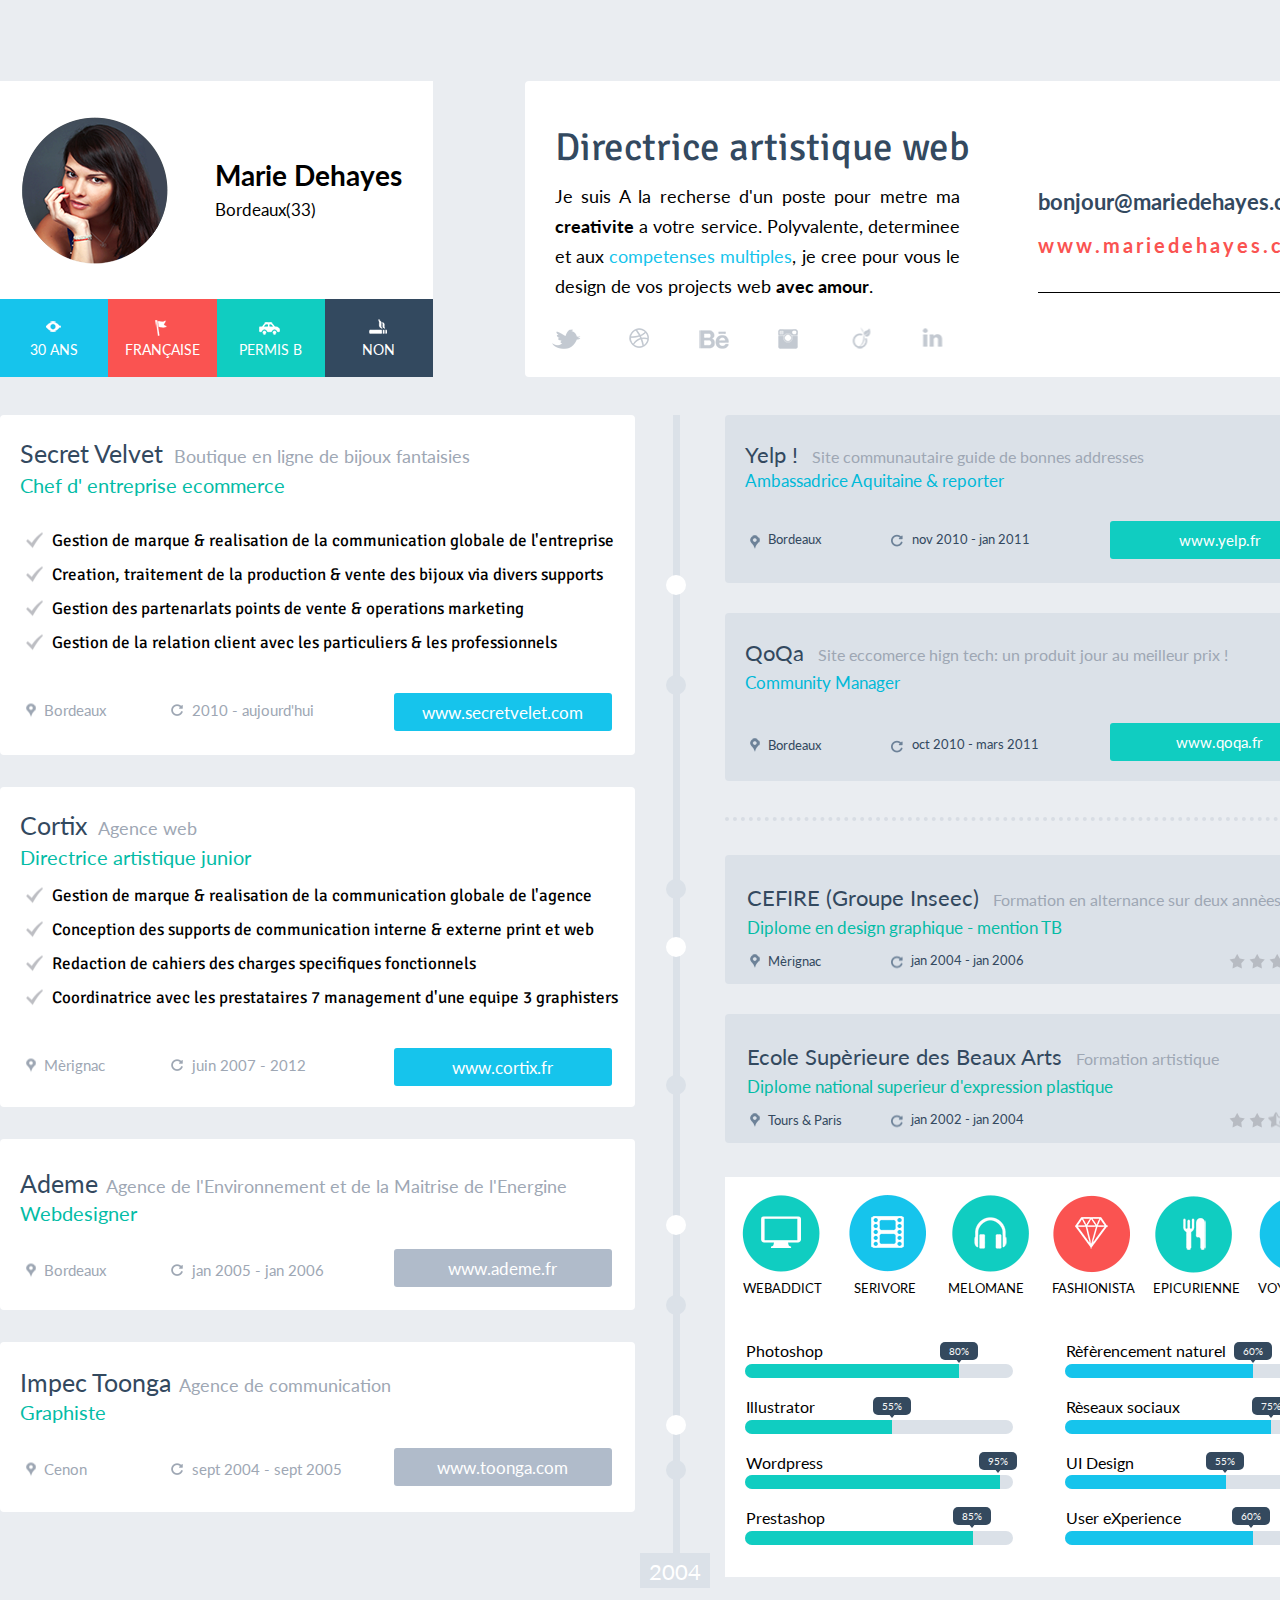
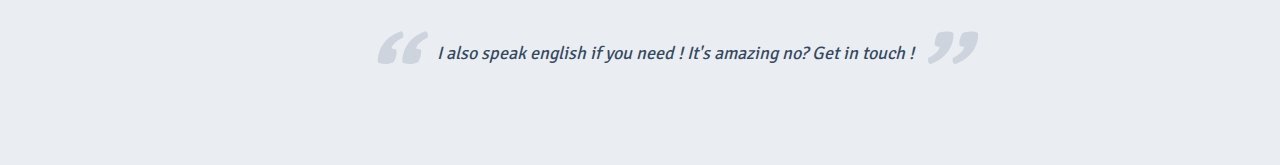
<file: Hello/index.html>
<!DOCTYPE html>
<html lang="en">
<head>
    <meta charset="UTF-8">
    <meta name="viewport" content="width=device-width, initial-scale=1.0">
    <link href="css/styles.css" rel="stylesheet">
    <link rel="stylesheet" href="css/reset.css">
    <link href="https://fonts.googleapis.com/css2?family=Lato&family=Signika&family=Signika+Negative&display=swap" rel="stylesheet">
    <title>Homepage</title>
</head>
<body>
    <div class="wrapper">
        <div class="header">
            <div class="header-blocks blocks-profile">
                <img class="profile-avatar" src="images/avatar.png" alt="avatar">
                <span class="profile-charact profile-name">Marie Dehayes</span>
                <span class="profile-charact profile-city">Bordeaux(33)</span>
                <div class="profile-status">
                    <div class="status status-first">
                        <p>30 ANS</p>
                    </div>
                    <div class="status status-second">
                        <p>française</p>
                    </div>
                    <div class="status status-third">
                        <p>permis b</p>
                    </div>
                    <div class="status status-fourth">
                        <p>non</p>
                    </div>
                </div>
            </div>
            <div class="header-blocks blocks-text radius-blocks">
                <p class="text-block text-head">Directrice artistique web</p>
                <p class="text-block text-description">Je suis A la recherse d'un poste pour metre ma <span class="bold-text">creativite</span> a votre service. Polyvalente, determinee et aux <span id="blue-text">competenses 
                    multiples</span>, je cree pour vous le design de vos projects web <span class="bold-text">avec amour</span>.</p>
                <p class="text-mail"><span>bonjour@mariedehayes.com</span>
                    <span id="mail-second">www.mariedehayes.com</span></p>
                </p>
                <div class="text-icons">
                    <div class="icons icon-twitter">
                    </div>
                    <div class="icons icon-ball">
                    </div>
                    <div class="icons icon-be">
                    </div>
                    <div class="icons icon-photo">
                    </div>
                    <div class="icons icon-col">
                    </div>
                    <div class="icons icon-in">
                    </div>
                </div>
            </div>
        </div>
        <div class="content">
            <div class="content-advertising">
                <div class="advertising-active advertising-secretvelet radius-blocks">
                    <div class="secretvelet-name"><p>Secret Velvet</p></div>
                    <div class="secretvelet-description"><p>Boutique en ligne de bijoux fantaisies</p></div>
                    <div class="secretvelet-level"><p>Chef d' entreprise ecommerce</p></div>
                    <div class="secretvelet-list">
                        <ul>
                            <li>Gestion de marque & realisation de la communication globale de l'entreprise</li>
                            <li>Creation, traitement de la production & vente des bijoux via divers supports</li>
                            <li>Gestion des partenarlats points de vente & operations marketing</li>
                            <li>Gestion de la relation client avec les particuliers & les professionnels</li>
                        </ul>
                    </div>
                    <div class="secretvelet-icons">
                        <div class="secretvelet-city"><p>Bordeaux</p></div>
                        <div class="secretvelet-year"><p>2010 - aujourd'hui</p></div>
                        <button class="secretvelet-button">www.secretvelet.com</button>
                    </div>
                </div> 
                <div class="advertising-active advertising-cortix radius-blocks">
                    <div class="secretvelet-name"><p>Cortix</p></div>
                    <div class="secretvelet-description"><p>Agence web</p></div>
                    <div class="secretvelet-level"><p>Directrice artistique junior</p></div>
                    <div class="cortix-list">
                        <ul>
                            <li>Gestion de marque & realisation de la communication globale de l'agence</li>
                            <li>Conception des supports de communication interne & externe print et web</li>
                            <li>Redaction de cahiers des charges specifiques fonctionnels</li>
                            <li>Coordinatrice avec les prestataires 7 management d'une equipe 3 graphisters</li>
                        </ul>
                    </div>
                    <div class="secretvelet-icons">
                        <div class="secretvelet-city"><p>Mèrignac</p></div>
                        <div class="secretvelet-year"><p>juin 2007 - 2012</p></div>
                        <button class="secretvelet-button">www.cortix.fr</button>
                    </div>
                </div> 
                <div class="advertising-passive advertising-ademe radius-blocks">
                    <div class="secretvelet-name"><p>Ademe</p></div>
                    <div class="ademe-description"><p>Agence de l'Environnement et de la Maitrise de l'Energine</p></div>
                    <div class="ademe-level"><p>Webdesigner</p></div>
                    <div class="ademe-icons">
                        <div class="secretvelet-city"><p>Bordeaux</p></div>
                        <div class="secretvelet-year"><p>jan 2005 - jan 2006</p></div>
                        <button class="ademe-button">www.ademe.fr</button>
                    </div>
                </div> 
                <div class="advertising-passive advertising-toonga radius-blocks">
                    <div class="secretvelet-name"><p>Impec Toonga</p></div>
                    <div class="toonga-description"><p>Agence de communication</p></div>
                    <div class="toonga-level"><p>Graphiste</p></div>
                    <div class="toonga-icons">
                        <div class="secretvelet-city"><p>Cenon</p></div>
                        <div class="secretvelet-year"><p>sept 2004 - sept 2005</p></div>
                        <button class="toonga-button">www.toonga.com</button>
                    </div>
                </div>
            </div> 
            <div id="timeline">
                <div class="timeline-item">
                    <div class="timeline-icon timeline-icon1">
                    </div>
                    <div class="timeline-icon timeline-icon2">
                    </div>
                    <div class="timeline-icon timeline-icon3">
                    </div>
                    <div class="timeline-icon timeline-icon4">
                    </div>
                    <div class="timeline-icon timeline-icon5">
                    </div>
                    <div class="timeline-icon timeline-icon6">
                    </div>
                    <div class="timeline-icon timeline-icon7">
                    </div>
                    <div class="timeline-icon timeline-icon8">
                    </div>
                    <div class="timeline-icon timeline-icon9">
                    </div>
                    <div class="timeline-date">2004</div>
                </div>
            </div> 
            <div class="content-news">
                <div class="news-two-first">
                    <div class="news-active news-yelp radius-blocks">
                        <div class="yelp-name"><p>Yelp !</p></div>
                    <div class="yelp-description"><p>Site communautaire guide de bonnes addresses</p></div>
                    <div class="yelp-level"><p>Ambassadrice Aquitaine & reporter</p></div>
                    <div class="yelp-icons">
                        <div class="yelp-city"><p>Bordeaux</p></div>
                        <div class="yelp-year"><p>nov 2010 - jan 2011</p></div>
                        <button class="yelp-button">www.yelp.fr</button>
                    </div>
                    </div>
                    <div class="news-active news-yelp radius-blocks">
                        <div class="yelp-name"><p>QoQa</p></div>
                    <div class="yelp-description"><p>Site eccomerce hign tech: un produit jour au meilleur prix !</p></div>
                    <div class="qoqa-level"><p>Community Manager</p></div>
                    <div class="yelp-icons">
                        <div class="qoqa-city"><p>Bordeaux</p></div>
                        <div class="qoqa-year"><p>oct 2010 - mars 2011</p></div>
                        <button class="yelp-button">www.qoqa.fr</button>
                    </div>
                    </div>
                </div> 
                <div class="news-two-second">
                    <div class="news-rating news-cefire radius-blocks">
                        <div class="yelp-name"><p>CEFIRE (Groupe Inseec)</p></div>
                    <div class="yelp-description cefire-description"><p>Formation en alternance sur deux annèes</p></div>
                    <div class="cefire-level"><p>Diplome en design graphique - mention TB</p></div>
                    <div class="cefire-icons">
                        <div class="cefire-city"><p>Mèrignac</p></div>
                        <div class="cefire-year"><p>jan 2004 - jan 2006</p></div>
                        <div class="star">
                            <div class="full-star"></div>
                            <div class="full-star"></div>
                            <div class="full-star"></div>
                            <div class="full-star"></div>
                            <div class="semi-star"></div>
                        </div>
                    </div>
                    </div>
                    <div class="news-rating news-ecole radius-blocks">
                        <div class="yelp-name"><p>Ecole Supèrieure des Beaux Arts</p></div>
                    <div class="yelp-description cefire-description"><p>Formation artistique</p></div>
                    <div class="cefire-level"><p>Diplome national superieur d'expression plastique</p></div>
                    <div class="cefire-icons">
                        <div class="cefire-city"><p>Tours & Paris</p></div>
                        <div class="cefire-year"><p>jan 2002 - jan 2004</p></div>
                        <div class="star">
                            <div class="full-star"></div>
                            <div class="full-star"></div>
                            <div class="semi-star"></div>
                            <div class="empty-star"></div>
                            <div class="empty-star"></div>
                        </div>
                    </div>
                    </div>
                </div> 
                <div class="content-menu">
                    <div class="menu-hobbies">
                    <div class="hobbies-web">
                        <p>WEBADDICT</p>
                    </div>
                    <div class="hobbies-serivore">
                        <p>SERIVORE</p>
                    </div>
                    <div class="hobbies-melomane">
                        <p>MELOMANE</p>
                    </div>
                    <div class="hobbies-fashion">
                        <p>FASHIONISTA</p>
                    </div>
                    <div class="hobbies-eat">
                        <p>EPICURIENNE</p>
                    </div>
                    <div class="hobbies-voyage">
                        <p>VOYAGEUSE</p>
                    </div>
                </div>
                <div class="progress">
                    <div class="left-progress">
                    <div class="photoshop">
                    <label for="photo">Photoshop</label>
                    <progress max="100" value="80" id="photo"></progress>
                    <div class="number progress-number1">80%</div>
                    </div>
                
                <div class="illustrator">
                    <label for="il">Illustrator</label>
                    <progress max="100" value="55" id="il"></progress>
                    <div class="number progress-number2">55%</div>
                </div>
                
                <div class="wordpress">
                    <label for="wp">Wordpress</label>
                    <progress max="100" value="95" id="wp"></progress>
                    <div class="number progress-number3">95%</div>
                </div>
                
                <div class="prestashop">
                    <label for="presta">Prestashop</label>
                    <progress max="100" value="85" id="presta"></progress>
                    <div class="number progress-number4">85%</div>
                </div>
            </div>
            <div class="right-progress">
                <div class="referencement">
                    <label for="ref">Rèfèrencement naturel</label>
                    <progress max="100" value="70" id="ref"></progress>
                    <div class="number progress-number5">60%</div>
                </div>
                
                <div class="reseaux">
                    <label for="res">Rèseaux sociaux</label>
                    <progress max="100" value="77" id="res"></progress>
                    <div class="number progress-number6">75%</div>
                </div>

                <div class="ui">
                    <label for="design">UI Design</label>
                    <progress max="100" value="60" id="design"></progress>
                    <div class="number progress-number7">55%</div>
                </div>
                
                <div class="user">
                    <label for="exp">User eXperience</label>
                    <progress max="100" value="70" id="exp"></progress>
                    <div class="number progress-number8">60%</div>
                </div>
            </div>
                </div>
                </div>
            </div> 
        </div>
        <div class="footer">
            <span class="footer-text">
                I also speak english if you need ! It's amazing no? Get in touch !
            </span>
        </div>
    </div>
</body>
</html>
</file>
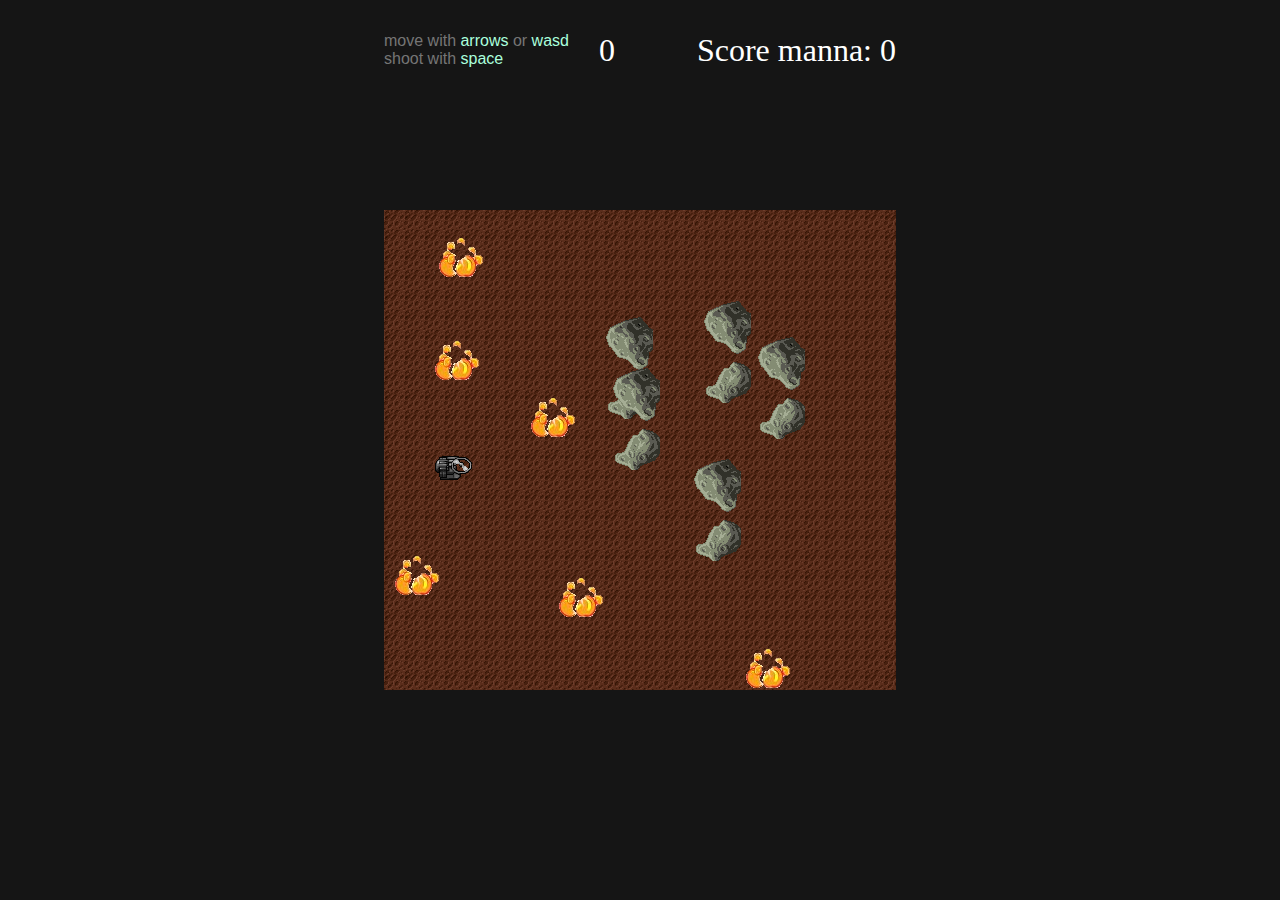
<file: SpaceAssault/index.html>
<!DOCTYPE html>
<html>
  <head>
    <meta charset="utf-8">

    <title></title>
    <meta name="description" content="">
    <meta name="viewport" content="width=device-width">

    <link rel="stylesheet" href="css/styles.css">
  </head>
  <body>
      <canvas id="canvas"></canvas>
    <div id="game-over-overlay">
    </div>

    <div id="game-over">
      <h1>GAME OVER</h1>
      <button id="play-again">Play Again</button>
    </div>
    <div class="wrapper">
      <div id="instructions">
        <div>
          move with <span class="key">arrows</span> or <span class="key">wasd</span>
        </div>
        <div>
          shoot with <span class="key">space</span>
        </div>
      </div>
      <div class="result">
      <div id="score"></div>
      <div id="scoreManna"> <p>Score manna:</p> </div>
    </div>
    </div>

    <script type="text/javascript" src="js/resourses.js"></script>
    <script type="text/javascript" src="js/inputs.js"></script>
    <script type="text/javascript" src="js/sprite.js"></script>
    <script type="text/javascript" src="js/scripts.js"></script>
  </body>
</html>
</file>
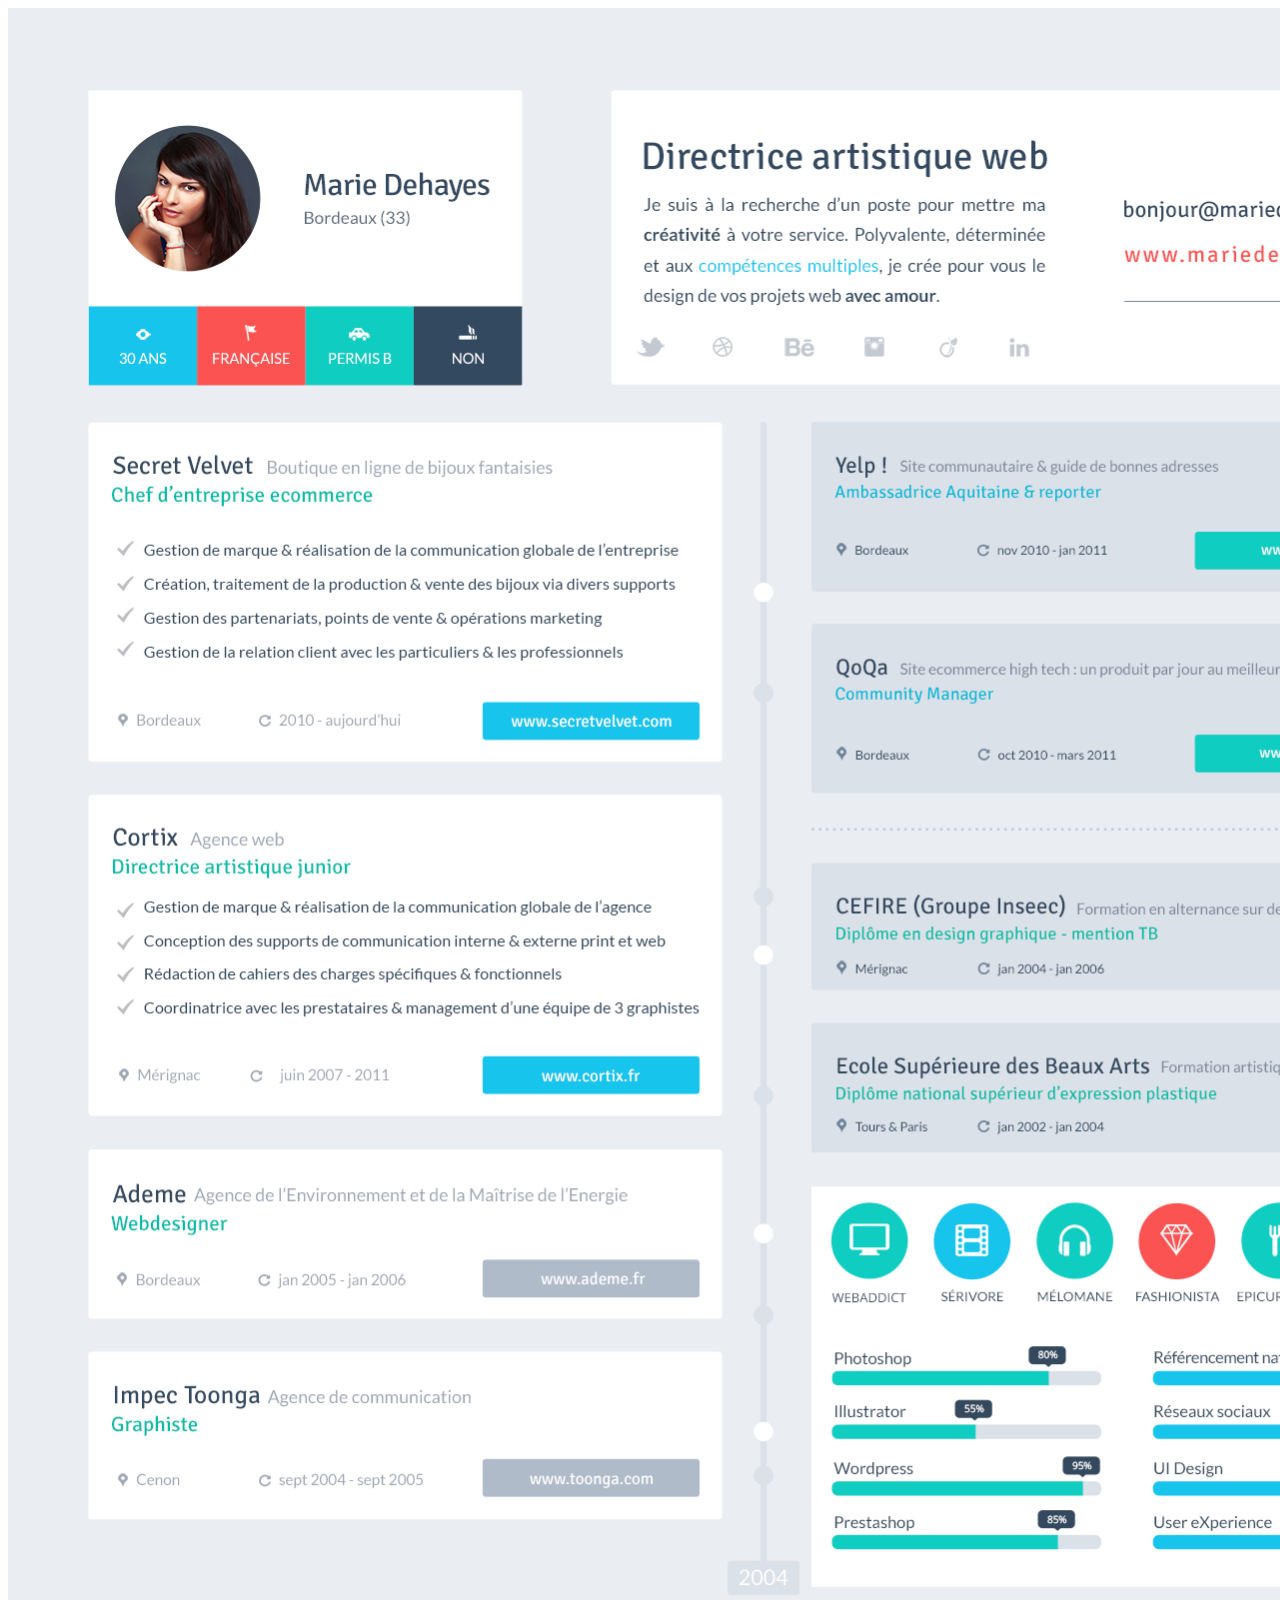
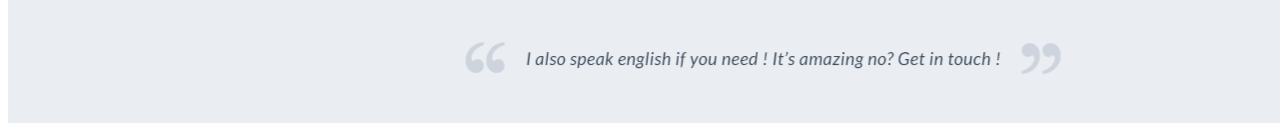
<file: Hello/pattern.html>
<!DOCTYPE html>
<html lang="en">
<head>
    <meta charset="UTF-8">
    <meta name="viewport" content="width=device-width, initial-scale=1.0">
    <title>Pattern</title>
</head>
<body>
    <img src="images/_Task_Resume.png" style="width: 1510px; margin: auto;">
</body>
</html>
</file>
<file: Hello/css/styles.css>
body {
  background-color: #eaedf1;
  height: 1715px;
  width: 1510px;
  font-family: "Lato", sans-serif;
}

.wrapper {
  width: 1350px;
  margin: auto;
}

.header {
  margin-top: 81px;
  height: 296px;
  width: 1350px;
  margin-bottom: 38px;
  display: flex;
  justify-content: space-between;
}

.content {
  margin: 0px;
  height: 1175px;
  display: flex;
  justify-content: space-between;
}

.content-advertising {
  width: 635px;
}

.content-timeline {
  width: 10px;
  border: 1px solid black;
  margin-right: 8px;
}

.content-news {
  width: 625px;
}

.content-advertising {
  display: flex;
  flex-direction: column;
}

.content-advertising div:not(:last-child) {
  margin-bottom: 32px;
}

.advertising-secretvelet {
  background-color: white;
  flex-basis: 340px;
}

.advertising-cortix {
  background-color: white;
  flex-basis: 320px;
}

.advertising-ademe {
  background-color: white;
  flex-basis: 170px;
}

.advertising-toonga {
  background-color: white;
  flex-basis: 170px;
}

.content-news {
  display: flex;
  flex-direction: column;
  gap: 34px;
}

.news-two-first {
  display: flex;
  flex-direction: column;
  gap: 30px;
  height: 406px;
  border-bottom: 4px dotted #d8dde4;
}

.news-two-second {
  display: flex;
  flex-direction: column;
  height: 288px;
  gap: 30px;
}

.content-menu {
  background-color: white;
  flex-basis: 400px;
}

.news-rating {
  background-color: #dbe1e8;
  flex-basis: 130px;
}

.news-yelp {
  background-color: #dbe1e8;
  flex-basis: 168px;
}

.news-qoqa {
  background-color: #dbe1e8;
  flex-basis: 170px;
}

.footer {
  height: 125px;
  width: 1350px;
  display: flex;
}

.footer .footer-text {
  justify-content: space-around;
  width: 1350px;
  text-align: center;
  align-self: center;
  font-family: "Signika Negative", sans-serif;
  font-size: 18px;
  font-style: italic;
  color: #34495e;
  position: relative;
}

.footer-text::before,
.footer-text::after {
  position: absolute;
  font-size: 95pt;
  bottom: 0px;
  color: #ced4dd;
  font-family: "Signika", sans-serif;
  top: -20px;
}

.footer-text::before {
  content: "\201c";
  left: 355px;
}

.footer-text::after {
  content: "\201d";
  right: 390px;
}

.header-blocks {
  background-color: white;
  position: relative;
}

.header .blocks-profile {
  width: 433px;
}

.blocks-text {
  width: 825px;
}

.radius-blocks {
  border-radius: 4px;
}

.profile-charact {
  padding-left: 215px;
  display: block;
}

.profile-name {
  padding-top: 80px;
  font-size: 28px;
  font-family: "Lato", sans-serif;
  margin-bottom: 12px;
  font-weight: bold;
}

.profile-city {
  font-size: 17px;
  font-family: "Lato", sans-serif;
}

.status {
  flex-basis: 112px;
}

.status-first {
  background: #16c4ec url("../images/rhombus.png") no-repeat 48% 33%;
}

.status p {
  color: white;
  text-align: center;
  margin-top: 44px;
  font-size: 14px;
  text-transform: uppercase;
}

.status-second {
  background: #fa5351 url("../images/flag.png") no-repeat 48% 33%;
}

.status-third {
  background: #10cdc1 url("../images/car.png") no-repeat 48% 33%;
}

.status-fourth {
  background: #33495f url("../images/smoke.png") no-repeat 48% 33%;
}

.profile-status {
  position: relative;
  height: 78px;
  top: 81px;
  display: flex;
}

.profile-avatar {
  background: transparent;
  position: absolute;
  top: 35px;
  left: 20px;
}

.blocks-text {
  display: grid;
  grid-template-columns: 445px 345px;
  grid-template-rows: 100px 120px 130px;
}

.text-block {
  margin-left: 30px;
}

.text-head {
  margin-top: 47px;
  grid-column-start: 1;
  grid-column-end: 2;
  color: #33495f;
  font-family: "Signika", sans-serif;
  font-size: 39px;
}

.bold-text {
  font-weight: bold;
}

#blue-text {
  color: #16c4ec;
}

.text-description {
  grid-column-start: 1;
  grid-column-end: 2;
  grid-row-start: 2;
  grid-row-end: 3;
  font-size: 18px;
  line-height: 30px;
  text-align: justify;
  margin-right: 10px;
  font-family: "Lato", sans-serif;
}

.text-mail span {
  display: block;
  margin-top: 10px;
  margin-bottom: 30px;
  font-size: 22px;
  font-family: "Lato", sans-serif;
  color: #33495f;
  font-weight: bold;
}

#mail-second {
  font-size: 20px;
  margin-top: -8px;
  width: 80px;
  color: #fa5351;
  letter-spacing: 3px;
}

.text-mail {
  grid-column-start: 2;
  grid-column-end: 3;
  grid-row-start: 2;
  grid-row-end: 3;
  width: 273px;
  margin-left: 68px;
  border-bottom: 1px solid black;
  margin-bottom: 8px;
}

.text-icons {
  grid-column-start: 1;
  grid-column-end: 2;
  grid-row-start: 3;
  grid-row-end: 4;
  display: flex;
  gap: 44px;
  margin-left: 26px;
  margin-top: 22px;
}

.icons {
  width: 30px;
  height: 30px;
}

.icon-twitter {
  background: white url("../images/twitter.png") no-repeat 50% 50%;
}

.icon-ball {
  background: white url("../images/ball.png") no-repeat 50% 50%;
}

.icon-be {
  background: white url("../images/be.png") no-repeat 50% 50%;
}

.icon-photo {
  background: white url("../images/photo.png") no-repeat 50% 50%;
}

.icon-col {
  background: white url("../images/col.png") no-repeat 50% 50%;
}

.icon-in {
  background: white url("../images/in.png") no-repeat 50% 50%;
}

.secretvelet-name p {
  color: #33495f;
  font-size: 25px;
}

.secretvelet-name,
.secretvelet-description {
  display: inline-block;
}

.advertising-secretvelet p {
  margin-left: 20px;
}

.advertising-toonga p {
  margin-left: 20px;
}

.advertising-cortix p {
  margin-left: 20px;
}

.advertising-ademe p {
  margin-left: 20px;
}

.news-yelp p {
  margin-left: 20px;
}

.news-ecole p {
  margin-left: 22px;
}

.news-cefire p {
  margin-left: 22px;
}

.advertising-yelp p {
  margin-left: 20px;
}

.secretvelet-description p {
  color: #9ea7b4;
  margin-left: 7px;
  font-size: 18px;
  margin-top: 32px;
}

.secretvelet-level p {
  display: block;
  margin-top: -23px;
  color: #04bca6;
  font-size: 20px;
}

.secretvelet-list {
  margin-top: 37px;
}

.secretvelet-list ul li {
  margin-left: 22px;
  margin-top: 17px;
  font-size: 17px;
  font-family: "Signika", sans-serif;
  position: relative;
  background: white url("../images/mark.png") -5px no-repeat;
  padding-left: 30px;
}

.secretvelet-icons {
  display: flex;
  justify-content: space-around;
  margin-top: 52px;
}

.secretvelet-button {
  width: 218px;
  height: 38px;
  color: white;
  background-color: #16c4ec;
  margin-right: 21px;
  margin-top: -10px;
  border-radius: 3px;
  font-size: 17px;
}

.secretvelet-city {
  width: 140px;
  background: white url("../images/geo.png") 10px no-repeat;
  margin-left: 10px;
}

.yelp-city {
  width: 140px;
  background: #dbe1e8 url("../images/geo1.png") 8px no-repeat;
  margin-left: 10px;
  margin-top: -10px;
}

.secretvelet-city p {
  padding-left: 12px;
  color: #9ea7b4;
  font-size: 15px;
}

.secretvelet-year p {
  padding-left: 15px;
  color: #9ea7b4;
  font-size: 15px;
}

.secretvelet-year {
  width: 232px;
  background: white url("../images/reload.png") 10px no-repeat;
}

.yelp-year {
  width: 232px;
  background: #dbe1e8 url("../images/reload1.png") 12px no-repeat;
  margin-top: -10px;
}

.cortix-list {
  margin-top: -12px;
}

.cortix-list ul li {
  margin-left: 22px;
  margin-top: 17px;
  font-size: 17px;
  font-family: "Signika", sans-serif;
  position: relative;
  background: white url("../images/mark.png") -5px no-repeat;
  padding-left: 30px;
}

.ademe-icons {
  display: flex;
  justify-content: space-around;
  margin-top: 40px;
}

.ademe-button {
  width: 218px;
  height: 38px;
  color: white;
  background-color: #b0bbca;
  margin-right: 21px;
  margin-top: -14px;
  border-radius: 3px;
  font-size: 17px;
}

.secretvelet-name,
.ademe-description {
  display: inline-block;
}

.ademe-description p {
  color: #9ea7b4;
  margin-left: 4px;
  font-size: 18px;
  margin-top: 38px;
}

.ademe-level p {
  display: block;
  margin-top: -25px;
  color: #04bca6;
  font-size: 20px;
}

.toonga-icons {
  display: flex;
  justify-content: space-around;
  margin-top: 40px;
}

.toonga-button {
  width: 218px;
  height: 38px;
  color: white;
  background-color: #b0bbca;
  margin-right: 21px;
  margin-top: -14px;
  border-radius: 3px;
  font-size: 17px;
}

.secretvelet-name,
.toonga-description {
  display: inline-block;
}

.yelp-description,
.yelp-name {
  display: inline-block;
}

.toonga-description p {
  color: #9ea7b4;
  margin-left: 4px;
  font-size: 18px;
  margin-top: 34px;
}

.toonga-level p {
  display: block;
  margin-top: -25px;
  color: #04bca6;
  font-size: 20px;
}

.yelp-icons {
  display: flex;
  justify-content: space-around;
  margin-top: 44px;
}

.yelp-button {
  width: 218px;
  height: 38px;
  color: white;
  background-color: #10cdc1;
  margin-right: 21px;
  margin-top: -12px;
  border-radius: 3px;
  font-size: 15px;
}

.yelp-name,
.yelp-description {
  display: inline-block;
}

.yelp-description p {
  color: #9ea7b4;
  margin-left: 10px;
  font-size: 16px;
  margin-top: 34px;
}

.yelp-level p {
  display: block;
  margin-top: 6px;
  color: #00b9d8;
  font-size: 17px;
}

.qoqa-level p {
  display: block;
  margin-top: 10px;
  color: #00b9d8;
  font-size: 17px;
}

.yelp-city p {
  padding-left: 12px;
  color: #33495f;
  font-size: 13px;
  margin-top: 10px;
}

.yelp-year p {
  padding-left: 15px;
  color: #33495f;
  font-size: 13px;
  margin-top: 10px;
}

.yelp-name p {
  color: #33495f;
  font-size: 22px;
}

.qoqa-city p {
  padding-left: 12px;
  color: #33495f;
  font-size: 13px;
  margin-top: 12px;
}

.qoqa-year p {
  padding-left: 15px;
  color: #33495f;
  font-size: 13px;
  margin-top: 5px;
}

.qoqa-city {
  width: 140px;
  background: #dbe1e8 url("../images/geo1.png") 8px no-repeat;
  margin-left: 10px;
  margin-top: -8px;
}

.qoqa-year {
  width: 232px;
  background: #dbe1e8 url("../images/reload1.png") 12px no-repeat;
  margin-top: -2px;
}

.cefire-city p {
  padding-left: 10px;
  color: #33495f;
  font-size: 13px;
  margin-top: 7px;
}

.cefire-city {
  width: 140px;
  background: #dbe1e8 url("../images/geo1.png") 8px no-repeat;
  margin-left: 10px;
  margin-top: -8px;
}

.cefire-year {
  width: 232px;
  background: #dbe1e8 url("../images/reload1.png") 12px no-repeat;
  margin-top: -2px;
  margin-right: 115px;
}

.cefire-level p {
  display: block;
  margin-top: 10px;
  color: #04bca6;
  font-size: 17px;
}

.cefire-description {
  margin-top: 3px;
}

.cefire-icons {
  display: flex;
  justify-content: space-around;
  margin-top: 20px;
}

.cefire-year p {
  padding-left: 12px;
  color: #33495f;
  font-size: 13px;
  margin-top: 0px;
}

.star {
  display: flex;
  margin-right: 25px;
  margin-top: -4px;
  justify-content: right;
}

.full-star {
  background: #dbe1e8 url("../images/star.png") 0px no-repeat;
  width: 20px;
  height: 20px;
}

.semi-star {
  background: #dbe1e8 url("../images/semi-star.png") 0px no-repeat;
  width: 20px;
  height: 20px;
}

.empty-star {
  background: #dbe1e8 url("../images/empty_star.png") 0px no-repeat;
  width: 20px;
  height: 20px;
}

.menu-hobbies {
  display: flex;
  margin-top: 15px;
  justify-content: space-around;
  font-size: 13px;
  gap: 3px;
}

.menu-hobbies p {
  margin-top: 90px;
}

.menu-hobbies div p {
  margin-left: 6px;
}

.menu-hobbies div:nth-child(2) p {
  margin-left: 18px;
}

.menu-hobbies div:first-child p {
  margin-left: 8px;
}

.hobbies-web {
  background: white url("../images/monitor.png") 5px no-repeat;
  width: 85px;
  height: 85px;
  margin-left: 3px;
}

.hobbies-serivore {
  background: white url("../images/cadr.png") 5px no-repeat;
  width: 90px;
  height: 85px;
}

.hobbies-melomane {
  background: white url("../images/player.png") 5px no-repeat;
  width: 88px;
  height: 85px;
}

.hobbies-fashion {
  background: white url("../images/diamond.png") 5px no-repeat;
  width: 85px;
  height: 85px;
}

.hobbies-eat {
  background: white url("../images/eat.png") 5px no-repeat;
  width: 85px;
  height: 85px;
  margin-right: 4px;
}

.hobbies-voyage {
  background: white url("../images/fly.png") 5px no-repeat;
  width: 85px;
  height: 85px;
  margin-right: 6px;
}

.progress div {
  margin-top: 25px;
  margin-left: 10px;
}

.progress div progress {
  width: 268px;
}

.progress {
  display: flex;
  justify-content: space-between;
  margin-top: 20px;
  position: relative;
}

.progress .right-progress {
  margin-left: 42px;
}

.progress label {
  position: relative;
  bottom: 4px;
  left: 1px;
  font-size: 16px;
}

.progress .right-progress progress::-webkit-progress-value {
  background-color: #16c4ec;
  border-top-left-radius: 10px;
  border-bottom-left-radius: 10px;
}

.progress .left-progress progress::-webkit-progress-value {
  background-color: #10cdc1;
  border-top-left-radius: 10px;
  border-bottom-left-radius: 10px;
}

.progress progress::-webkit-progress-bar {
  background-color: #dbe1e8;
  border-radius: 10px;
}

.number {
  width: 38px;
  height: 18px;
  background-color: #34495e;
  border-radius: 5px;
  color: #f5f6f6;
  position: absolute;
  font-size: 10px;
  text-align: center;
  padding-top: 4px;
}

.number::after {
  content: "";
  position: absolute;
  left: 15px;
  bottom: -7px;
  border: 4px solid transparent;
  border-top: 5px solid #34495e;
}

.progress-number1 {
  top: 20px;
  left: 205px;
}

.progress-number5 {
  top: 20px;
  right: 78px;
}

.progress-number2 {
  top: 75px;
  left: 138px;
}

.progress-number6 {
  top: 75px;
  right: 60px;
}

.progress-number3 {
  top: 130px;
  left: 244px;
}

.progress-number7 {
  top: 130px;
  right: 106px;
}

.progress-number4 {
  top: 185px;
  left: 218px;
}

.progress-number8 {
  top: 185px;
  right: 80px;
}

#timeline .timeline-item:after,
#timeline .timeline-item:before {
  content: "";
  display: block;
  width: 100%;
  clear: both;
}
#timeline {
  max-width: 50px;
  width: 100%;
  margin: 30px auto;
  position: relative;
  padding: 0 10px;
  transition: all 0.4s ease;
}
#timeline:before {
  content: "";
  width: 7px;
  height: 105%;
  background: #dbe1e8;
  left: 35%;
  top: -30px;
  position: absolute;
}
#timeline:after {
  content: "";
  clear: both;
  display: table;
  width: 100%;
}

#timeline .timeline-item {
  margin-bottom: 50px;
  position: relative;
}

#timeline .timeline-item .timeline-icon {
  left: 22%;
  overflow: hidden;
  margin-left: -6px;
  border-radius: 50%;
  background: #ffffff;
  color: #fff;
  text-align: center;
  font-size: 24px;
  line-height: 50px;
  width: 20px;
  height: 20px;
  position: absolute;
}

#timeline .timeline-item .timeline-icon1 {
  top: 130px;
}

#timeline .timeline-item .timeline-icon2 {
  top: 230px;
  background-color: #dbe1e8;
}

#timeline .timeline-item .timeline-icon3 {
  top: 434px;
  background-color: #dbe1e8;
}

#timeline .timeline-item .timeline-icon4 {
  top: 492px;
}

#timeline .timeline-item .timeline-icon5 {
  top: 630px;
  background-color: #dbe1e8;
}

#timeline .timeline-item .timeline-icon6 {
  top: 770px;
}

#timeline .timeline-item .timeline-icon7 {
  top: 850px;
  background-color: #dbe1e8;
}

#timeline .timeline-item .timeline-icon8 {
  top: 970px;
}

#timeline .timeline-item .timeline-icon9 {
  top: 1015px;
  background-color: #dbe1e8;
}

.timeline-date {
  width: 70px;
  height: 35px;
  background-color: #dbe1e8;
  color: white;
  text-align: center;
  padding-top: 8px;
  position: absolute;
  top: 1108px;
  left: -25px;
  font-size: 22px;
}
</file>
<file: SpaceAssault/css/styles.css>
html,
body {
  margin: 0;
  padding: 0;
  background-color: #151515;
}

canvas {
  display: block;
  margin: auto;

  position: absolute;
  top: 0;
  bottom: 0;
  left: 0;
  right: 0;
}

.wrapper {
  width: 512px;
  margin: 0 auto;
  margin-top: 2em;
}

#instructions {
  float: left;
  font-family: sans-serif;
  color: #757575;
}

.result {
  display: flex;
  justify-content: space-between;
}

#score {
  color: white;
  font-size: 2em;
  margin-left: 30px;
}

#scoreManna {
  color: white;
  font-size: 2em;
}

.key {
  color: #aaffdd;
}

#game-over,
#game-over-overlay {
  margin: auto;
  width: 512px;
  height: 480px;
  position: absolute;
  top: 0;
  left: 0;
  right: 0;
  bottom: 0;
  z-index: 1;
  display: none;
}

#game-over-overlay {
  background-color: black;
  opacity: 0.5;
}

#game-over {
  height: 200px;
  text-align: center;
  color: white;
}

#game-over h1 {
  font-size: 3em;
  font-family: sans-serif;
}

#game-over button {
  font-size: 1.5em;
}
</file>
